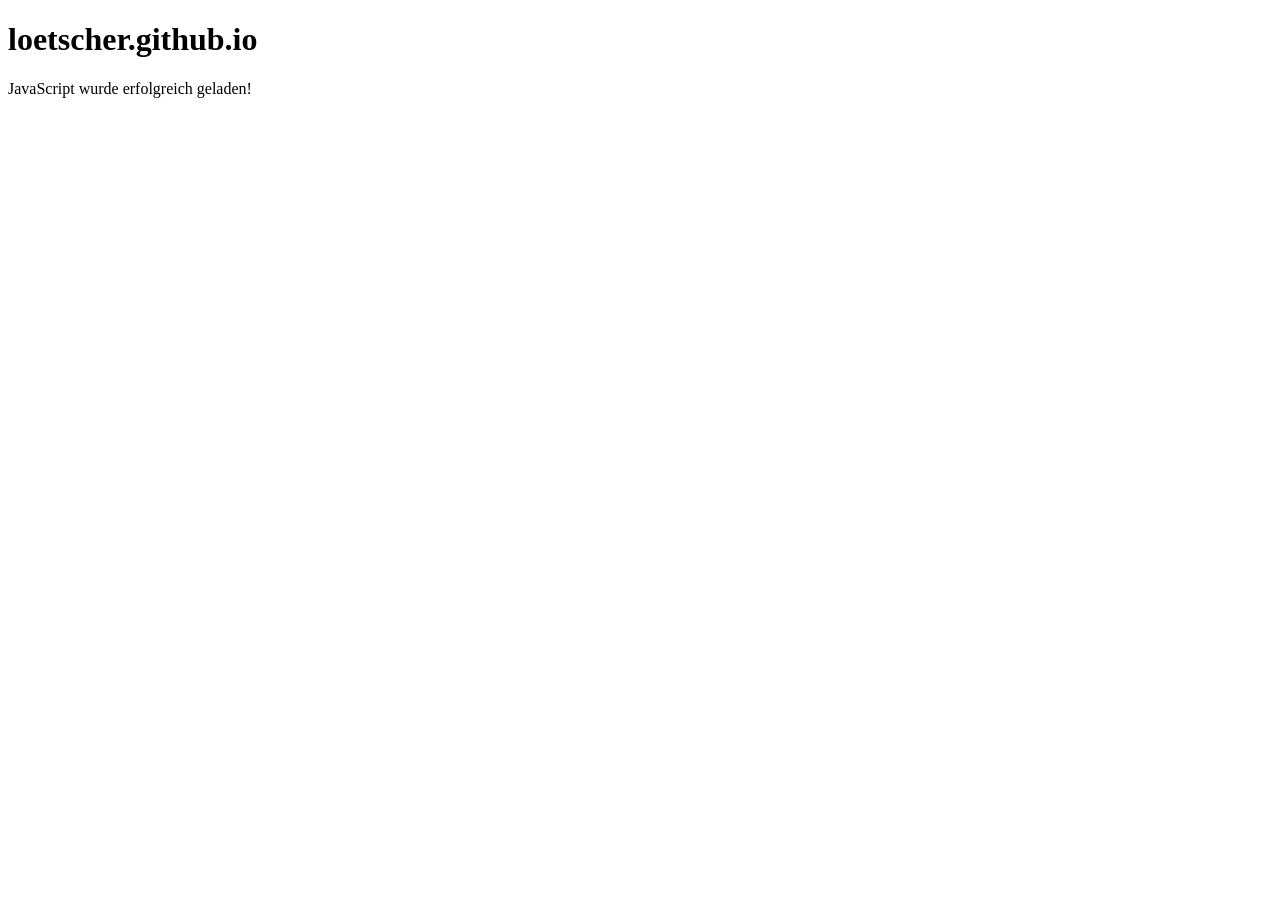
<file: index.html>
<!DOCTYPE html>
<html lang="de">
<head>
    <meta charset="UTF-8">
    <meta name="viewport" content="width=device-width, initial-scale=1.0">
    <title>loetscher.github.io</title>
</head>
<body>
    <h1>loetscher.github.io</h1>
    <p id="output"></p>

    <script src="script.js"></script>
</body>
</html>
</file>
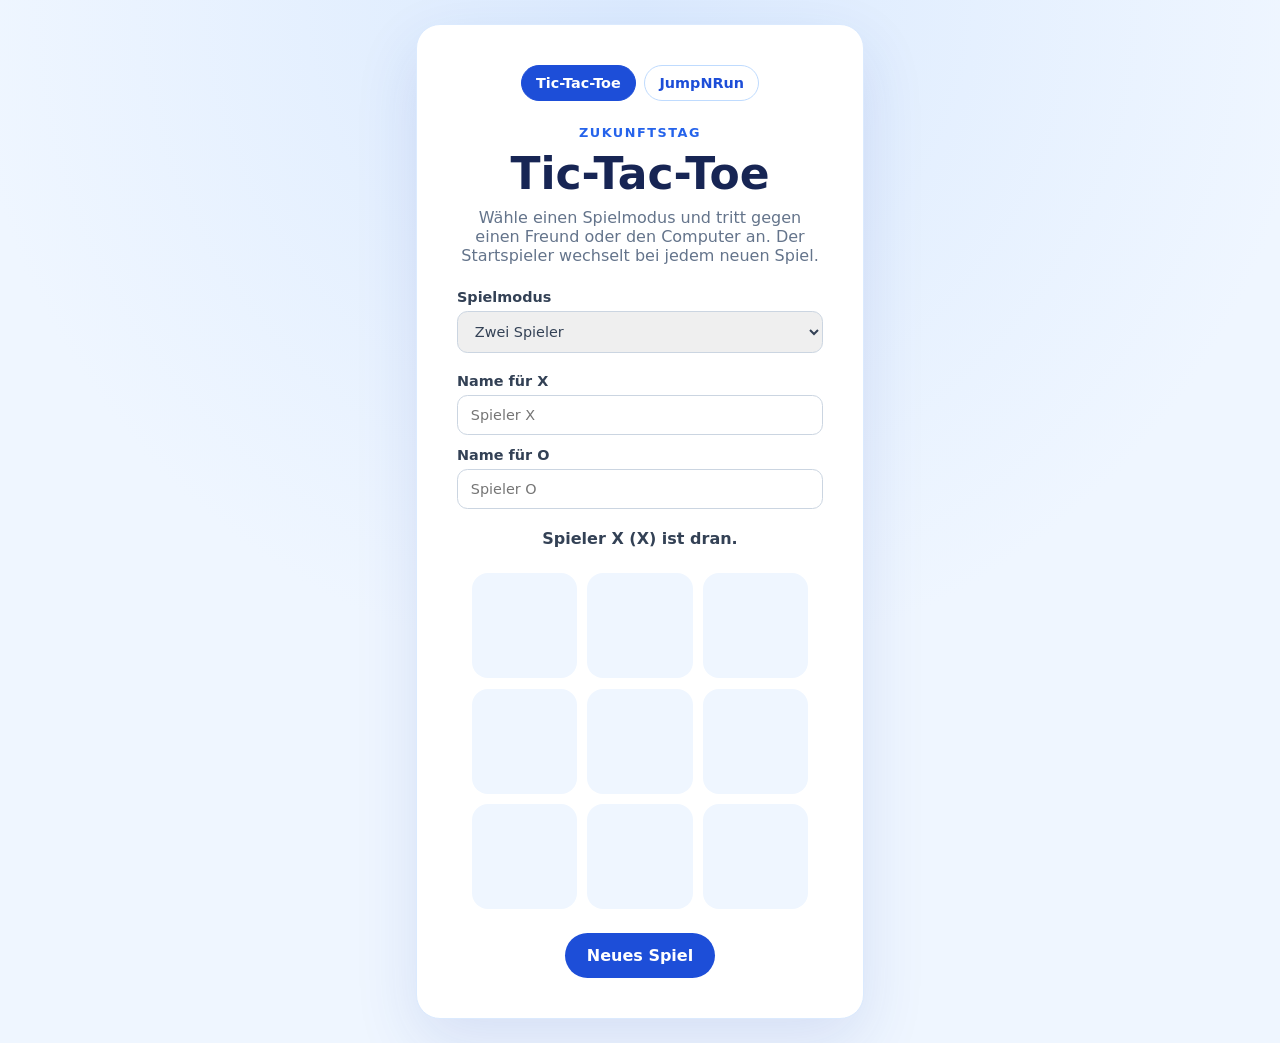
<file: zukunftstag/index.html>
<!DOCTYPE html>
<html lang="de">
<head>
    <meta charset="UTF-8">
    <meta name="viewport" content="width=device-width, initial-scale=1.0">
    <meta name="description" content="Spiele Tic-Tac-Toe zu zweit oder gegen den Computer.">
    <title>Tic-Tac-Toe | Zukunftstag</title>
    <link rel="stylesheet" href="game-navigation.css">
    <style>
        :root {
            color-scheme: light;
            font-family: system-ui, -apple-system, BlinkMacSystemFont, "Segoe UI", sans-serif;
            color: #172554;
            background: #eff6ff;
        }

        * {
            box-sizing: border-box;
        }

        body {
            min-height: 100vh;
            margin: 0;
            display: grid;
            place-items: center;
            padding: 1.5rem;
            background: radial-gradient(circle at top, #dbeafe, #eff6ff 55%);
        }

        .game-card {
            width: min(100%, 28rem);
            padding: clamp(1.5rem, 6vw, 2.5rem);
            text-align: center;
            background: #fff;
            border: 1px solid #dbeafe;
            border-radius: 1.5rem;
            box-shadow: 0 1.5rem 4rem rgb(30 64 175 / 12%);
        }

        .eyebrow {
            margin: 0 0 0.5rem;
            color: #2563eb;
            font-size: 0.8rem;
            font-weight: 800;
            letter-spacing: 0.12em;
            text-transform: uppercase;
        }

        h1 {
            margin: 0;
            font-size: clamp(2rem, 8vw, 2.75rem);
        }

        .instructions {
            margin: 0.6rem 0 1.5rem;
            color: #64748b;
        }

        .player-names {
            display: grid;
            gap: 0.75rem;
            margin: 0 0 1.25rem;
            text-align: left;
        }

        .game-settings {
            display: grid;
            gap: 0.75rem;
            margin: 0 0 1.25rem;
            text-align: left;
        }

        .player-name {
            display: grid;
            gap: 0.35rem;
            color: #334155;
            font-size: 0.9rem;
            font-weight: 700;
        }

        .player-name input,
        .game-setting select {
            width: 100%;
            min-width: 0;
            border: 1px solid #cbd5e1;
            border-radius: 0.65rem;
            padding: 0.7rem 0.8rem;
            color: inherit;
            font: inherit;
            font-weight: 400;
        }

        .game-setting {
            display: grid;
            gap: 0.35rem;
            color: #334155;
            font-size: 0.9rem;
            font-weight: 700;
        }

        #output {
            min-height: 1.75rem;
            margin: 0 0 1rem;
            color: #334155;
            font-weight: 700;
        }

        .board {
            display: grid;
            grid-template-columns: repeat(3, 1fr);
            gap: 0.65rem;
            width: min(100%, 21rem);
            margin: 0 auto 1.5rem;
        }

        .cell {
            aspect-ratio: 1;
            border: 0;
            border-radius: 1rem;
            background: #eff6ff;
            color: #1d4ed8;
            font: inherit;
            font-size: clamp(2.5rem, 15vw, 4rem);
            font-weight: 800;
            cursor: pointer;
            transition: background-color 140ms ease, transform 140ms ease;
        }

        .cell:hover:empty {
            background: #dbeafe;
            transform: translateY(-2px);
        }

        .cell:focus-visible,
        .player-name input:focus-visible,
        .game-setting select:focus-visible,
        .restart:focus-visible {
            outline: 3px solid #f59e0b;
            outline-offset: 3px;
        }

        .cell[data-mark="O"] {
            color: #ea580c;
        }

        .cell.winner {
            background: #dcfce7;
            color: #15803d;
        }

        .restart {
            border: 0;
            border-radius: 999px;
            padding: 0.8rem 1.35rem;
            background: #1d4ed8;
            color: #fff;
            font: inherit;
            font-weight: 700;
            cursor: pointer;
        }

        .restart:hover {
            background: #1e40af;
        }

        [hidden] {
            display: none !important;
        }

        @media (prefers-reduced-motion: reduce) {
            *,
            *::before,
            *::after {
                scroll-behavior: auto !important;
                transition-duration: 0.01ms !important;
            }
        }
    </style>
</head>
<body>
    <main class="game-card">
        <nav class="game-picker" aria-label="Spiel auswählen">
            <a class="is-current" href="index.html" aria-current="page">Tic-Tac-Toe</a>
            <a href="jumpnrun.html">JumpNRun</a>
        </nav>
        <p class="eyebrow">Zukunftstag</p>
        <h1>Tic-Tac-Toe</h1>
        <p class="instructions">Wähle einen Spielmodus und tritt gegen einen Freund oder den Computer an. Der Startspieler wechselt bei jedem neuen Spiel.</p>
        <div class="game-settings">
            <label class="game-setting" for="game-mode">
                Spielmodus
                <select id="game-mode" name="game-mode">
                    <option value="two-player">Zwei Spieler</option>
                    <option value="computer">Gegen Computer</option>
                </select>
            </label>
            <label class="game-setting" id="difficulty-setting" for="difficulty" hidden>
                Schwierigkeit
                <select id="difficulty" name="difficulty">
                    <option value="easy">Leicht</option>
                    <option value="hard">Schwer</option>
                </select>
            </label>
        </div>
        <div class="player-names">
            <label class="player-name" for="player-x-name">
                Name für X
                <input id="player-x-name" name="player-x-name" type="text" maxlength="24" placeholder="Spieler X">
            </label>
            <label class="player-name" for="player-o-name">
                Name für O
                <input id="player-o-name" name="player-o-name" type="text" maxlength="24" placeholder="Spieler O">
            </label>
        </div>
        <p id="output" role="status" aria-live="polite" aria-atomic="true"></p>

        <div class="board" role="group" aria-label="Tic-Tac-Toe-Spielfeld">
            <button class="cell" type="button" data-cell="0" aria-label="Feld 1, leer"></button>
            <button class="cell" type="button" data-cell="1" aria-label="Feld 2, leer"></button>
            <button class="cell" type="button" data-cell="2" aria-label="Feld 3, leer"></button>
            <button class="cell" type="button" data-cell="3" aria-label="Feld 4, leer"></button>
            <button class="cell" type="button" data-cell="4" aria-label="Feld 5, leer"></button>
            <button class="cell" type="button" data-cell="5" aria-label="Feld 6, leer"></button>
            <button class="cell" type="button" data-cell="6" aria-label="Feld 7, leer"></button>
            <button class="cell" type="button" data-cell="7" aria-label="Feld 8, leer"></button>
            <button class="cell" type="button" data-cell="8" aria-label="Feld 9, leer"></button>
        </div>

        <button class="restart" id="restart" type="button">Neues Spiel</button>
    </main>

    <script src="script.js"></script>
</body>
</html>
</file>
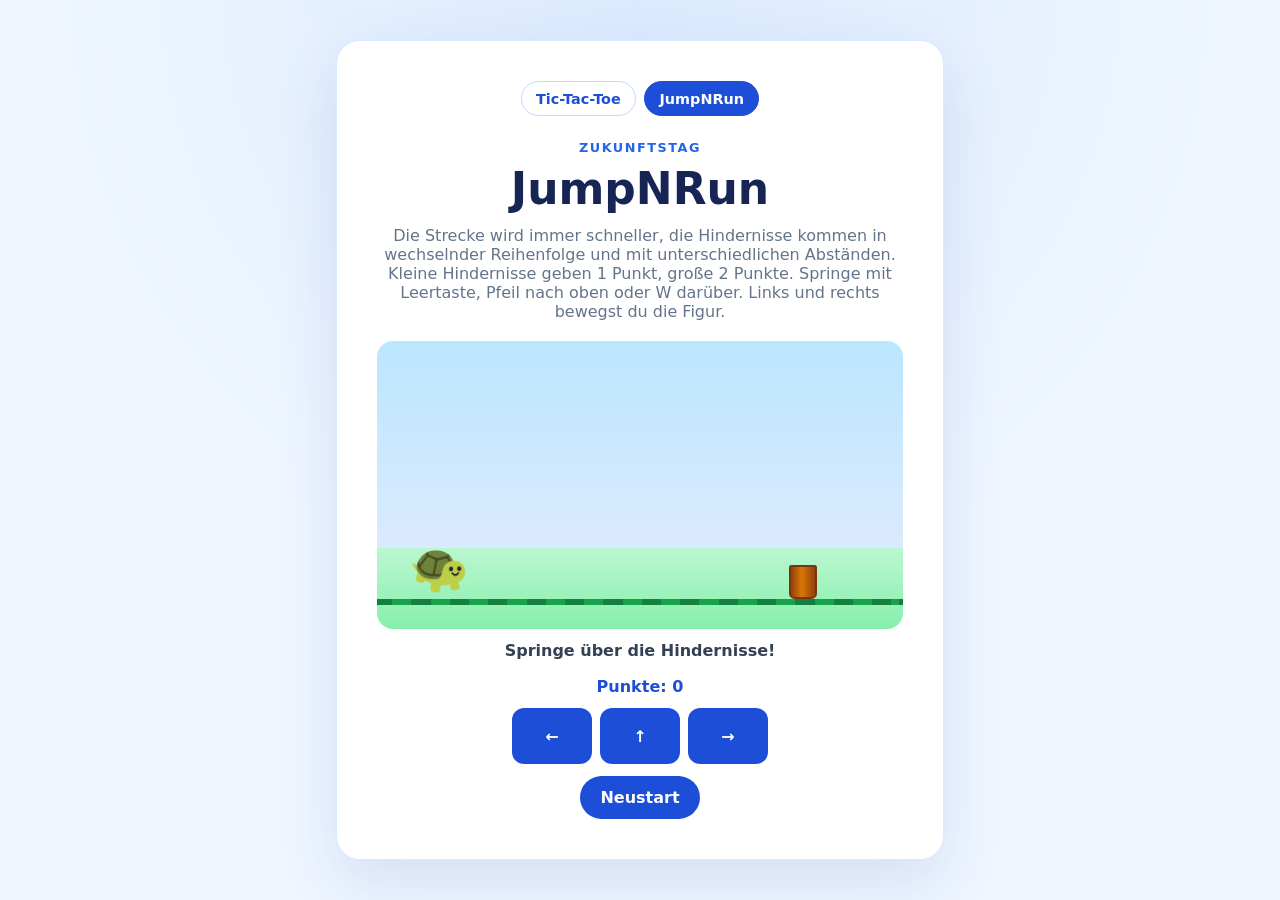
<file: zukunftstag/jumpnrun.html>
<!DOCTYPE html>
<html lang="de">
<head>
    <meta charset="UTF-8">
    <meta name="viewport" content="width=device-width, initial-scale=1.0">
    <meta name="description" content="Laufe mit deiner Figur über die JumpNRun-Strecke.">
    <title>JumpNRun | Zukunftstag</title>
    <link rel="stylesheet" href="game-navigation.css">
    <script src="jumpnrun_abcd.js?v=obstacles-points-3" defer></script>
    <style>
        :root {
            color-scheme: light;
            font-family: system-ui, -apple-system, BlinkMacSystemFont, "Segoe UI", sans-serif;
            color: #172554;
            background: #eff6ff;
        }

        * {
            box-sizing: border-box;
        }

        body {
            min-height: 100vh;
            margin: 0;
            display: grid;
            place-items: center;
            padding: 1.5rem;
            background: radial-gradient(circle at top, #dbeafe, #eff6ff 55%);
        }

        .game-card {
            width: min(100%, 38rem);
            padding: clamp(1.5rem, 6vw, 2.5rem);
            text-align: center;
            background: #fff;
            border: 1px solid #dbeafe;
            border-radius: 1.5rem;
            box-shadow: 0 1.5rem 4rem rgb(30 64 175 / 12%);
        }

        .eyebrow {
            margin: 0 0 0.5rem;
            color: #2563eb;
            font-size: 0.8rem;
            font-weight: 800;
            letter-spacing: 0.12em;
            text-transform: uppercase;
        }

        h1 {
            margin: 0;
            font-size: clamp(2rem, 8vw, 2.75rem);
        }

        .instructions {
            margin: 0.75rem 0 1.25rem;
            color: #64748b;
        }

        .runner-stage {
            position: relative;
            width: 100%;
            height: clamp(12rem, 45vw, 18rem);
            overflow: hidden;
            border-radius: 1rem;
            background: linear-gradient(#bae6fd 0%, #dbeafe 72%, #bbf7d0 72%, #86efac 100%);
            touch-action: none;
        }

        .ground {
            position: absolute;
            right: 0;
            bottom: 1.5rem;
            left: 0;
            height: 0.4rem;
            background: repeating-linear-gradient(90deg, #15803d 0 1.2rem, #16a34a 1.2rem 2.4rem);
            background-position-x: 0;
        }

        .obstacle {
            position: absolute;
            bottom: 1.9rem;
            width: 1.75rem;
            height: 2.125rem;
            border: 2px solid #92400e;
            border-radius: 0.35rem 0.35rem 0.15rem 0.15rem;
            background: repeating-linear-gradient(135deg, #f97316 0 0.45rem, #fed7aa 0.45rem 0.9rem);
        }

        .obstacle--rock {
            border-color: #475569;
            border-radius: 0.65rem 0.4rem 0.2rem 0.2rem;
            background: linear-gradient(145deg, #cbd5e1, #64748b 70%);
        }

        .obstacle--cactus {
            border-color: #166534;
            border-radius: 0.45rem;
            background: repeating-linear-gradient(90deg, #15803d 0 0.35rem, #4ade80 0.35rem 0.5rem);
        }

        .obstacle--stump {
            border-color: #78350f;
            border-radius: 0.15rem 0.15rem 0.35rem 0.35rem;
            background: linear-gradient(90deg, #92400e, #d97706 45%, #92400e);
        }

        .obstacle--tall-cactus {
            height: 3.25rem;
            border-color: #166534;
            border-radius: 0.45rem 0.45rem 0.15rem 0.15rem;
            background: repeating-linear-gradient(90deg, #15803d 0 0.35rem, #4ade80 0.35rem 0.5rem);
        }

        .obstacle--tree {
            width: 2.25rem;
            height: 3.75rem;
            border-color: #166534;
            border-radius: 50% 50% 0.2rem 0.2rem;
            background: radial-gradient(ellipse at 50% 25%, #86efac 0 20%, #15803d 21% 100%);
        }

        .score {
            margin: 0 0 0.75rem;
            color: #1d4ed8;
            font-weight: 700;
        }

        .runner {
            position: absolute;
            top: 0;
            left: 0;
            width: 3rem;
            height: 3.5rem;
            font-size: 3rem;
            line-height: 1;
            user-select: none;
        }

        .runner > span {
            display: inline-block;
            transform: scaleX(-1);
        }

        .movement-status {
            min-height: 1.5rem;
            margin: 0.75rem 0;
            color: #334155;
            font-weight: 700;
        }

        .movement-controls {
            display: grid;
            grid-template-columns: repeat(3, minmax(0, 5rem));
            grid-template-rows: 3.5rem;
            justify-content: center;
            gap: 0.5rem;
        }

        .movement-controls button,
        .restart-game {
            min-width: 0;
            border: 0;
            border-radius: 0.75rem;
            padding: 0.8rem 1rem;
            background: #1d4ed8;
            color: #fff;
            font: inherit;
            font-weight: 700;
            cursor: pointer;
            touch-action: none;
            user-select: none;
        }

        .movement-controls [data-direction="left"] {
            grid-column: 1;
        }

        .movement-controls [data-direction="up"] {
            grid-column: 2;
        }

        .movement-controls [data-direction="right"] {
            grid-column: 3;
        }

        .movement-controls button:hover,
        .restart-game:hover {
            background: #1e40af;
        }

        .movement-controls button:focus-visible,
        .restart-game:focus-visible {
            outline: 3px solid #f59e0b;
            outline-offset: 3px;
        }

        .restart-game {
            margin-top: 0.75rem;
            border-radius: 999px;
            padding: 0.75rem 1.25rem;
        }

    </style>
</head>
<body>
    <main class="game-card">
        <nav class="game-picker" aria-label="Spiel auswählen">
            <a href="index.html">Tic-Tac-Toe</a>
            <a class="is-current" href="jumpnrun.html" aria-current="page">JumpNRun</a>
        </nav>
        <p class="eyebrow">Zukunftstag</p>
        <h1>JumpNRun</h1>
        <p class="instructions">Die Strecke wird immer schneller, die Hindernisse kommen in wechselnder Reihenfolge und mit unterschiedlichen Abständen. Kleine Hindernisse geben 1 Punkt, große 2 Punkte. Springe mit Leertaste, Pfeil nach oben oder W darüber. Links und rechts bewegst du die Figur.</p>
        <div id="runner-stage" class="runner-stage" role="group" aria-label="Laufstrecke">
            <div class="ground" aria-hidden="true"></div>
            <div class="obstacle obstacle--rock" data-obstacle data-points="1" aria-hidden="true"></div>
            <div class="obstacle obstacle--cactus" data-obstacle data-points="1" aria-hidden="true"></div>
            <div class="obstacle obstacle--stump" data-obstacle data-points="1" aria-hidden="true"></div>
            <div class="obstacle obstacle--tall-cactus" data-obstacle data-points="2" aria-hidden="true"></div>
            <div class="obstacle obstacle--tree" data-obstacle data-points="2" aria-hidden="true"></div>
            <div id="runner" class="runner" aria-hidden="true"><span>🐢</span></div>
        </div>
        <p id="movement-status" class="movement-status" role="status" aria-live="polite">Springe über die Hindernisse!</p>
        <p class="score" role="status" aria-live="polite">Punkte: <span id="score">0</span></p>
        <div class="movement-controls" role="group" aria-label="Bewegungssteuerung">
            <button type="button" data-direction="left" aria-label="Nach links laufen">←</button>
            <button type="button" data-direction="up" aria-label="Springen">↑</button>
            <button type="button" data-direction="right" aria-label="Nach rechts laufen">→</button>
        </div>
        <button id="restart-game" class="restart-game" type="button">Neustart</button>
    </main>
</body>
</html>
</file>
<file: zukunftstag/game-navigation.css>
.game-picker {
    display: flex;
    flex-wrap: wrap;
    justify-content: center;
    gap: 0.5rem;
    margin: 0 0 1.5rem;
}

.game-picker a {
    border: 1px solid #bfdbfe;
    border-radius: 999px;
    padding: 0.55rem 0.9rem;
    color: #1d4ed8;
    font-size: 0.9rem;
    font-weight: 700;
    text-decoration: none;
}

.game-picker a:hover {
    background: #eff6ff;
}

.game-picker a:focus-visible {
    outline: 3px solid #f59e0b;
    outline-offset: 3px;
}

.game-picker a.is-current {
    border-color: #1d4ed8;
    background: #1d4ed8;
    color: #fff;
}
</file>
